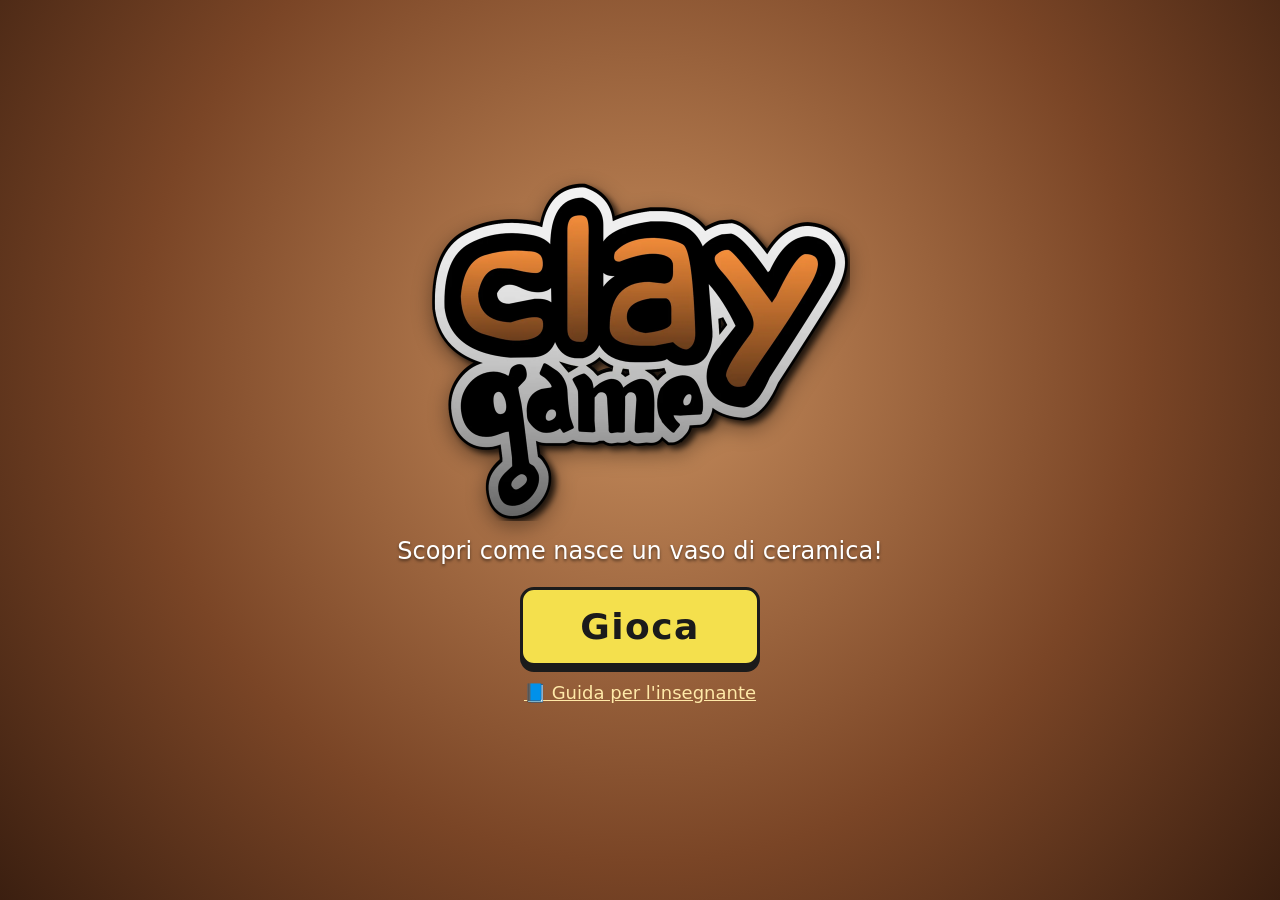
<file: index.html>
<!DOCTYPE html>
<html lang="it">
<head>
  <meta charset="utf-8">
  <title>ClayGame</title>
  <meta name="viewport" content="width=device-width, initial-scale=1, maximum-scale=1, user-scalable=no, viewport-fit=cover">
  <meta name="description" content="ClayGame: gioco per bambini (8-12 anni) sulle fasi di produzione della ceramica.">
  <meta name="theme-color" content="#000000">
  <meta name="mobile-web-app-capable" content="yes">
  <meta name="apple-mobile-web-app-capable" content="yes">
  <meta name="apple-mobile-web-app-status-bar-style" content="black">
  <meta name="apple-mobile-web-app-title" content="ClayGame">
  <link rel="manifest" href="manifest.webmanifest">
  <link rel="icon" type="image/png" href="assets/icons/icon-192.png">
  <link rel="apple-touch-icon" href="assets/icons/icon-192.png">
  <link rel="stylesheet" href="css/style.css?v=2026-11-22b">
</head>
<body>
  <div id="stage"></div>
  <div id="print-area"></div>

  <div id="start" class="overlay">
    <div class="card">
      <img id="start-logo" src="assets/icons/logo.png" alt="ClayGame">
      <p class="sub">Scopri come nasce un vaso di ceramica!</p>
      <button id="start-btn" type="button">Gioca</button>
      <p><a class="guide-link" href="guida-insegnante.html" target="_blank" rel="noopener">📘 Guida per l'insegnante</a></p>
    </div>
  </div>

  <div id="loading" class="overlay hidden"><div class="bar"><i id="loading-bar"></i></div></div>

  <div id="rotate" class="overlay hidden">
    <div class="card"><div class="phone"></div><p>Ruota il dispositivo in orizzontale per giocare meglio</p></div>
  </div>

  <div id="tools">
    <button id="btn-sound" type="button" aria-label="Audio">🔊</button>
    <button id="btn-full" type="button" aria-label="Schermo intero">⛶</button>
  </div>

  <script src="assets/scenes.js?v=2026-11-22b"></script>
  <script src="js/engine.js?v=2026-11-22b"></script>
  <script src="js/edu.js?v=2026-11-22b"></script>
  <script src="js/game.js?v=2026-11-22b"></script>
  <script src="js/app.js?v=2026-11-22b"></script>
</body>
</html>
</file>
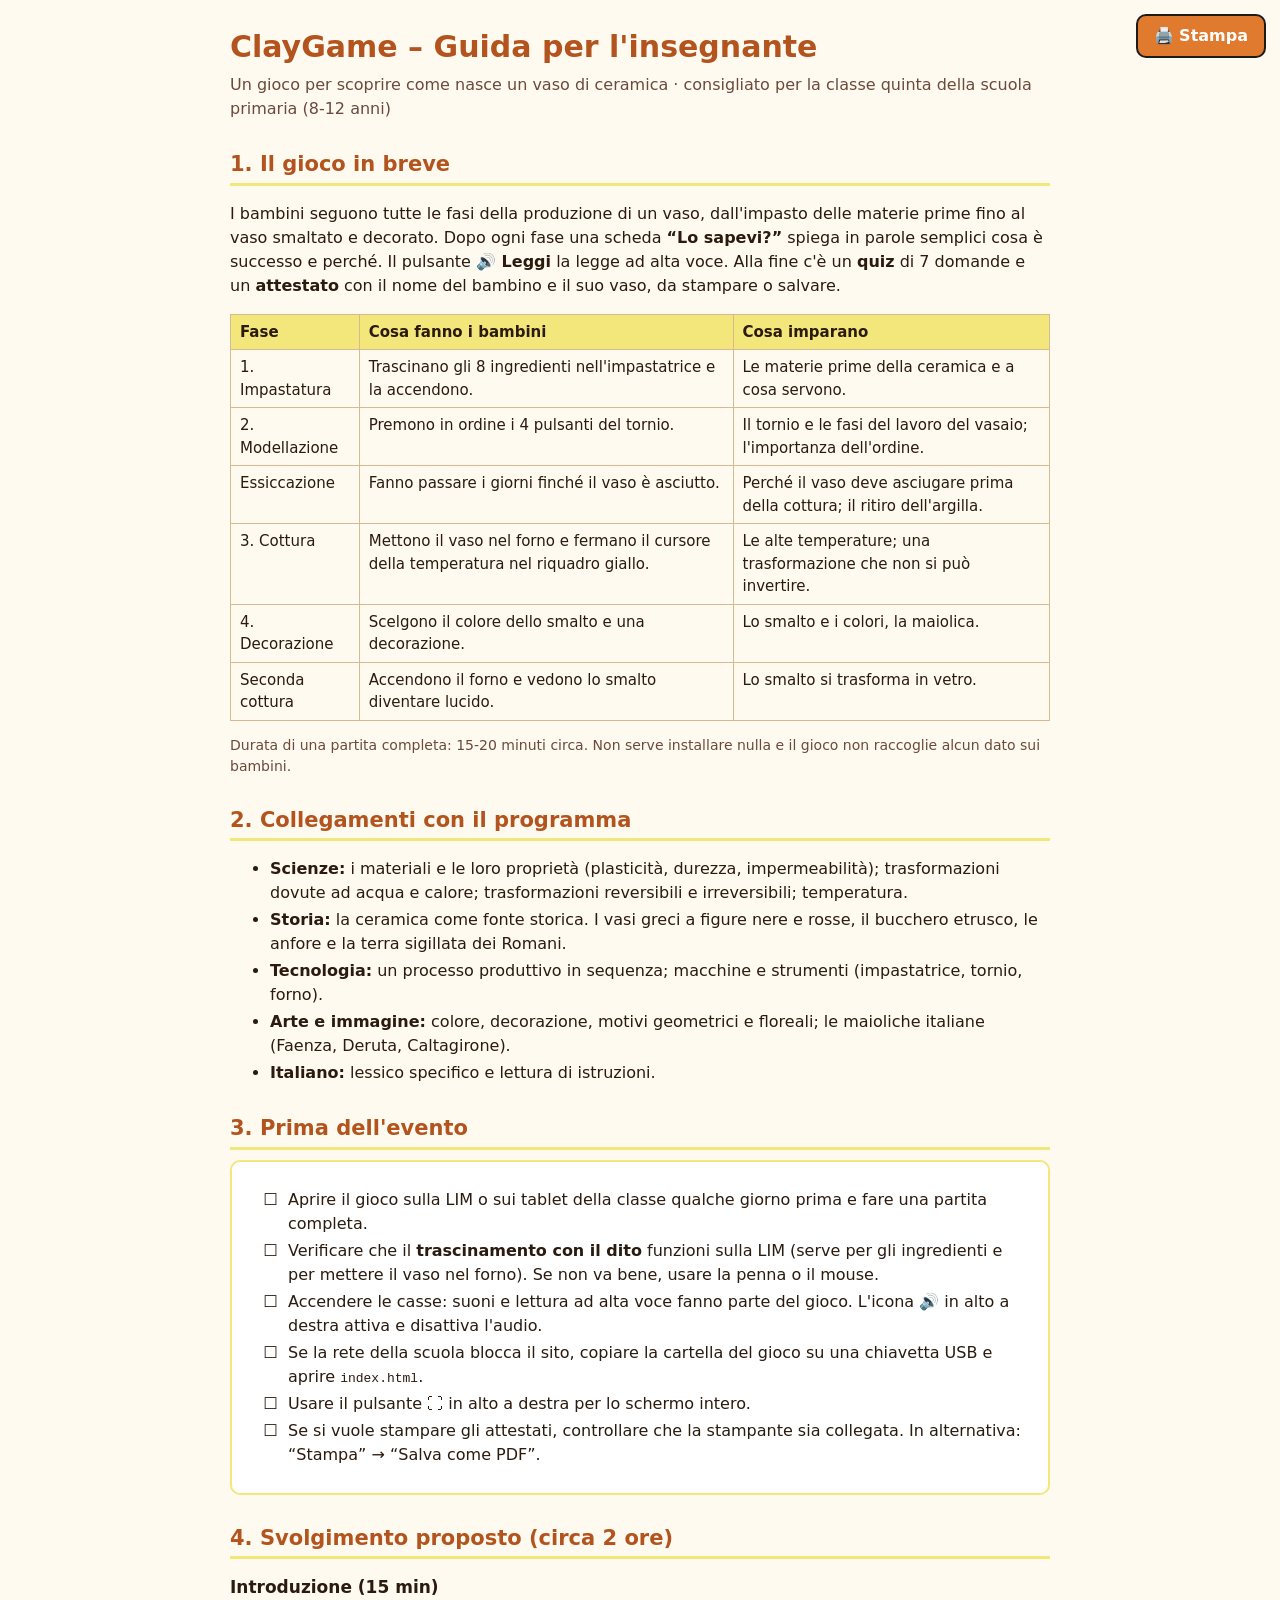
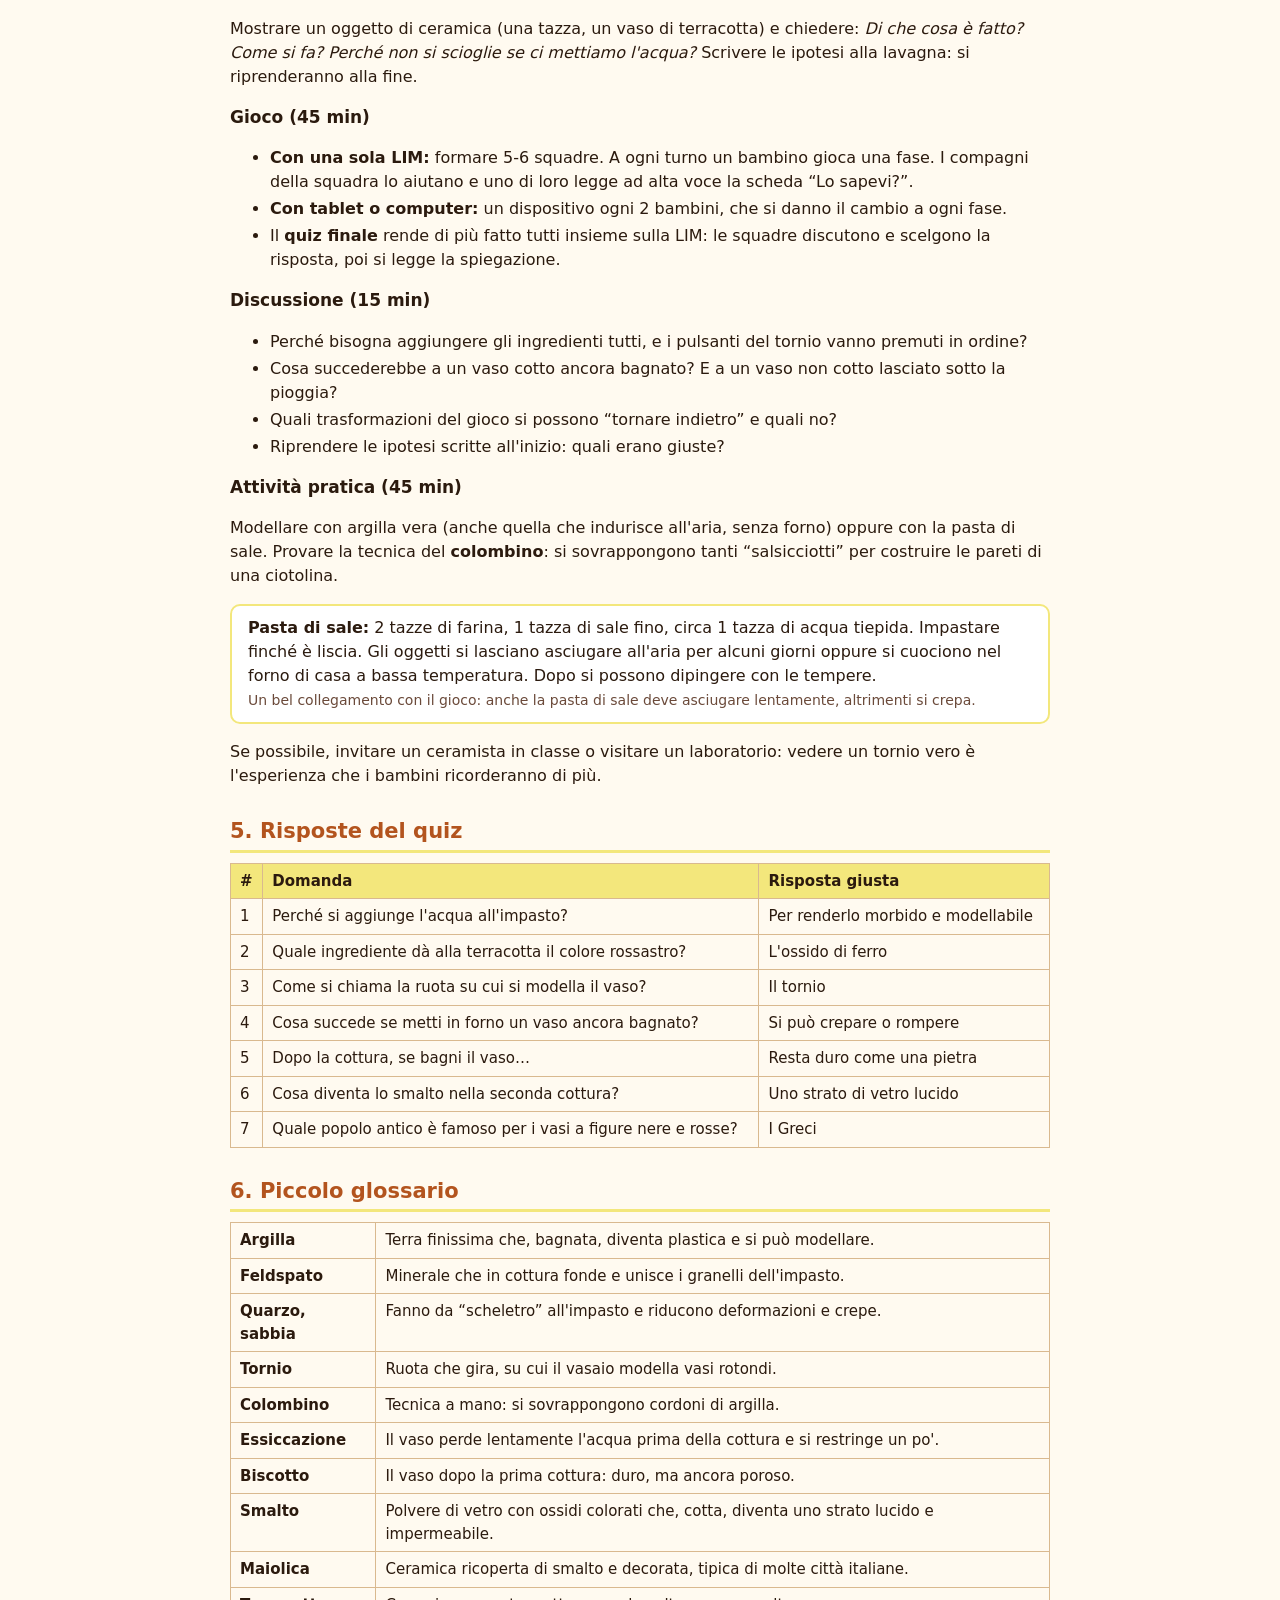
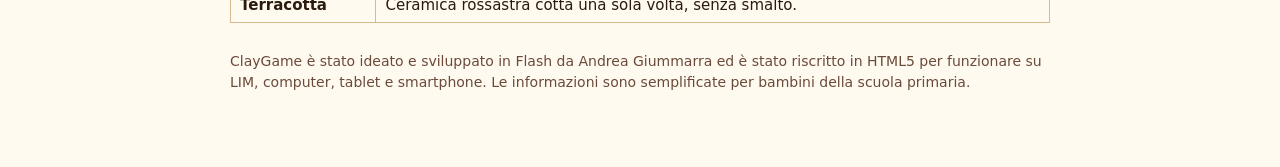
<file: guida-insegnante.html>
<!DOCTYPE html>
<html lang="it">
<head>
  <meta charset="utf-8">
  <meta name="viewport" content="width=device-width, initial-scale=1">
  <title>ClayGame – Guida per l'insegnante</title>
  <style>
    @page { size: A4; margin: 16mm 15mm; }
    body { font-family: "Trebuchet MS", "Segoe UI", system-ui, sans-serif; color: #2b1a0e; line-height: 1.5; max-width: 820px; margin: 0 auto; padding: 24px 20px 60px; background: #fffaf0; }
    h1 { color: #b3541e; font-size: 30px; margin: 0 0 4px; }
    h2 { color: #b3541e; font-size: 21px; border-bottom: 3px solid #f3e77c; padding-bottom: 2px; margin: 28px 0 10px; break-after: avoid; }
    h3 { font-size: 17px; margin: 16px 0 4px; break-after: avoid; }
    .sub { margin: 0 0 18px; color: #6b4a3a; }
    table { border-collapse: collapse; width: 100%; font-size: 15px; break-inside: avoid; }
    th, td { border: 1px solid #d9b98f; padding: 6px 9px; vertical-align: top; text-align: left; }
    th { background: #f3e77c; }
    .box { background: #fff; border: 2px solid #f3e77c; border-radius: 10px; padding: 10px 16px; margin: 10px 0; break-inside: avoid; }
    .check li { list-style: "☐  "; }
    ol li, ul li { margin: 3px 0; }
    .print { position: fixed; top: 14px; right: 14px; font: inherit; font-weight: bold; padding: 8px 16px; border: 2px solid #1b1b1b; border-radius: 10px; background: #e07a2e; color: #fff; cursor: pointer; }
    .muted { color: #6b4a3a; font-size: 14px; }
    @media print { .print { display: none; } body { background: #fff; padding: 0; max-width: none; } h2 { margin-top: 20px; } }
  </style>
</head>
<body>
  <button class="print" onclick="window.print()">🖨️ Stampa</button>

  <h1>ClayGame – Guida per l'insegnante</h1>
  <p class="sub">Un gioco per scoprire come nasce un vaso di ceramica · consigliato per la classe quinta della scuola primaria (8-12 anni)</p>

  <h2>1. Il gioco in breve</h2>
  <p>I bambini seguono tutte le fasi della produzione di un vaso, dall'impasto delle materie prime fino al vaso smaltato e decorato.
    Dopo ogni fase una scheda <b>“Lo sapevi?”</b> spiega in parole semplici cosa è successo e perché. Il pulsante <b>🔊 Leggi</b> la legge ad alta voce.
    Alla fine c'è un <b>quiz</b> di 7 domande e un <b>attestato</b> con il nome del bambino e il suo vaso, da stampare o salvare.</p>
  <table>
    <tr><th>Fase</th><th>Cosa fanno i bambini</th><th>Cosa imparano</th></tr>
    <tr><td>1. Impastatura</td><td>Trascinano gli 8 ingredienti nell'impastatrice e la accendono.</td><td>Le materie prime della ceramica e a cosa servono.</td></tr>
    <tr><td>2. Modellazione</td><td>Premono in ordine i 4 pulsanti del tornio.</td><td>Il tornio e le fasi del lavoro del vasaio; l'importanza dell'ordine.</td></tr>
    <tr><td>Essiccazione</td><td>Fanno passare i giorni finché il vaso è asciutto.</td><td>Perché il vaso deve asciugare prima della cottura; il ritiro dell'argilla.</td></tr>
    <tr><td>3. Cottura</td><td>Mettono il vaso nel forno e fermano il cursore della temperatura nel riquadro giallo.</td><td>Le alte temperature; una trasformazione che non si può invertire.</td></tr>
    <tr><td>4. Decorazione</td><td>Scelgono il colore dello smalto e una decorazione.</td><td>Lo smalto e i colori, la maiolica.</td></tr>
    <tr><td>Seconda cottura</td><td>Accendono il forno e vedono lo smalto diventare lucido.</td><td>Lo smalto si trasforma in vetro.</td></tr>
  </table>
  <p class="muted">Durata di una partita completa: 15-20 minuti circa. Non serve installare nulla e il gioco non raccoglie alcun dato sui bambini.</p>

  <h2>2. Collegamenti con il programma</h2>
  <ul>
    <li><b>Scienze:</b> i materiali e le loro proprietà (plasticità, durezza, impermeabilità); trasformazioni dovute ad acqua e calore; trasformazioni reversibili e irreversibili; temperatura.</li>
    <li><b>Storia:</b> la ceramica come fonte storica. I vasi greci a figure nere e rosse, il bucchero etrusco, le anfore e la terra sigillata dei Romani.</li>
    <li><b>Tecnologia:</b> un processo produttivo in sequenza; macchine e strumenti (impastatrice, tornio, forno).</li>
    <li><b>Arte e immagine:</b> colore, decorazione, motivi geometrici e floreali; le maioliche italiane (Faenza, Deruta, Caltagirone).</li>
    <li><b>Italiano:</b> lessico specifico e lettura di istruzioni.</li>
  </ul>

  <h2>3. Prima dell'evento</h2>
  <div class="box">
    <ul class="check">
      <li>Aprire il gioco sulla LIM o sui tablet della classe qualche giorno prima e fare una partita completa.</li>
      <li>Verificare che il <b>trascinamento con il dito</b> funzioni sulla LIM (serve per gli ingredienti e per mettere il vaso nel forno). Se non va bene, usare la penna o il mouse.</li>
      <li>Accendere le casse: suoni e lettura ad alta voce fanno parte del gioco. L'icona 🔊 in alto a destra attiva e disattiva l'audio.</li>
      <li>Se la rete della scuola blocca il sito, copiare la cartella del gioco su una chiavetta USB e aprire <code>index.html</code>.</li>
      <li>Usare il pulsante ⛶ in alto a destra per lo schermo intero.</li>
      <li>Se si vuole stampare gli attestati, controllare che la stampante sia collegata. In alternativa: “Stampa” → “Salva come PDF”.</li>
    </ul>
  </div>

  <h2>4. Svolgimento proposto (circa 2 ore)</h2>
  <h3>Introduzione (15 min)</h3>
  <p>Mostrare un oggetto di ceramica (una tazza, un vaso di terracotta) e chiedere: <i>Di che cosa è fatto? Come si fa? Perché non si scioglie se ci mettiamo l'acqua?</i> Scrivere le ipotesi alla lavagna: si riprenderanno alla fine.</p>
  <h3>Gioco (45 min)</h3>
  <ul>
    <li><b>Con una sola LIM:</b> formare 5-6 squadre. A ogni turno un bambino gioca una fase. I compagni della squadra lo aiutano e uno di loro legge ad alta voce la scheda “Lo sapevi?”.</li>
    <li><b>Con tablet o computer:</b> un dispositivo ogni 2 bambini, che si danno il cambio a ogni fase.</li>
    <li>Il <b>quiz finale</b> rende di più fatto tutti insieme sulla LIM: le squadre discutono e scelgono la risposta, poi si legge la spiegazione.</li>
  </ul>
  <h3>Discussione (15 min)</h3>
  <ul>
    <li>Perché bisogna aggiungere gli ingredienti tutti, e i pulsanti del tornio vanno premuti in ordine?</li>
    <li>Cosa succederebbe a un vaso cotto ancora bagnato? E a un vaso non cotto lasciato sotto la pioggia?</li>
    <li>Quali trasformazioni del gioco si possono “tornare indietro” e quali no?</li>
    <li>Riprendere le ipotesi scritte all'inizio: quali erano giuste?</li>
  </ul>
  <h3>Attività pratica (45 min)</h3>
  <p>Modellare con argilla vera (anche quella che indurisce all'aria, senza forno) oppure con la pasta di sale.
    Provare la tecnica del <b>colombino</b>: si sovrappongono tanti “salsicciotti” per costruire le pareti di una ciotolina.</p>
  <div class="box"><b>Pasta di sale:</b> 2 tazze di farina, 1 tazza di sale fino, circa 1 tazza di acqua tiepida. Impastare finché è liscia.
    Gli oggetti si lasciano asciugare all'aria per alcuni giorni oppure si cuociono nel forno di casa a bassa temperatura. Dopo si possono dipingere con le tempere.
    <br><span class="muted">Un bel collegamento con il gioco: anche la pasta di sale deve asciugare lentamente, altrimenti si crepa.</span></div>
  <p>Se possibile, invitare un ceramista in classe o visitare un laboratorio: vedere un tornio vero è l'esperienza che i bambini ricorderanno di più.</p>

  <h2>5. Risposte del quiz</h2>
  <table>
    <tr><th>#</th><th>Domanda</th><th>Risposta giusta</th></tr>
    <tr><td>1</td><td>Perché si aggiunge l'acqua all'impasto?</td><td>Per renderlo morbido e modellabile</td></tr>
    <tr><td>2</td><td>Quale ingrediente dà alla terracotta il colore rossastro?</td><td>L'ossido di ferro</td></tr>
    <tr><td>3</td><td>Come si chiama la ruota su cui si modella il vaso?</td><td>Il tornio</td></tr>
    <tr><td>4</td><td>Cosa succede se metti in forno un vaso ancora bagnato?</td><td>Si può crepare o rompere</td></tr>
    <tr><td>5</td><td>Dopo la cottura, se bagni il vaso…</td><td>Resta duro come una pietra</td></tr>
    <tr><td>6</td><td>Cosa diventa lo smalto nella seconda cottura?</td><td>Uno strato di vetro lucido</td></tr>
    <tr><td>7</td><td>Quale popolo antico è famoso per i vasi a figure nere e rosse?</td><td>I Greci</td></tr>
  </table>

  <h2>6. Piccolo glossario</h2>
  <table>
    <tr><td><b>Argilla</b></td><td>Terra finissima che, bagnata, diventa plastica e si può modellare.</td></tr>
    <tr><td><b>Feldspato</b></td><td>Minerale che in cottura fonde e unisce i granelli dell'impasto.</td></tr>
    <tr><td><b>Quarzo, sabbia</b></td><td>Fanno da “scheletro” all'impasto e riducono deformazioni e crepe.</td></tr>
    <tr><td><b>Tornio</b></td><td>Ruota che gira, su cui il vasaio modella vasi rotondi.</td></tr>
    <tr><td><b>Colombino</b></td><td>Tecnica a mano: si sovrappongono cordoni di argilla.</td></tr>
    <tr><td><b>Essiccazione</b></td><td>Il vaso perde lentamente l'acqua prima della cottura e si restringe un po'.</td></tr>
    <tr><td><b>Biscotto</b></td><td>Il vaso dopo la prima cottura: duro, ma ancora poroso.</td></tr>
    <tr><td><b>Smalto</b></td><td>Polvere di vetro con ossidi colorati che, cotta, diventa uno strato lucido e impermeabile.</td></tr>
    <tr><td><b>Maiolica</b></td><td>Ceramica ricoperta di smalto e decorata, tipica di molte città italiane.</td></tr>
    <tr><td><b>Terracotta</b></td><td>Ceramica rossastra cotta una sola volta, senza smalto.</td></tr>
  </table>

  <p class="muted" style="margin-top:28px">ClayGame è stato ideato e sviluppato in Flash da Andrea Giummarra ed è stato riscritto in HTML5 per funzionare su LIM, computer, tablet e smartphone.
    Le informazioni sono semplificate per bambini della scuola primaria.</p>
</body>
</html>
</file>
<file: css/style.css>
html, body {
  margin: 0; height: 100%; overflow: hidden; background: #000;
  overscroll-behavior: none; touch-action: none;
  -webkit-user-select: none; user-select: none; -webkit-touch-callout: none;
  -webkit-tap-highlight-color: transparent;
  font-family: "Trebuchet MS", "Segoe UI", system-ui, sans-serif;
}
body { position: fixed; inset: 0; }

/* palcoscenico a risoluzione fissa 1280x1024 (come il filmato originale), scalato via JS */
#stage {
  position: absolute; left: 0; top: 0; width: 1280px; height: 1024px;
  transform-origin: 0 0; overflow: hidden; background: #000; touch-action: none;
}
.scene { position: absolute; inset: 0; }
.scene img {
  position: absolute; display: block; max-width: none;
  pointer-events: none; -webkit-user-drag: none;
  will-change: transform, opacity;
}
.scene img.dragging { z-index: 50; filter: drop-shadow(0 8px 8px rgba(0, 0, 0, .35)); }

.overlay {
  position: fixed; inset: 0; z-index: 100; display: flex; align-items: center; justify-content: center;
  background: radial-gradient(circle at 50% 40%, #c98f5e 0%, #7a4526 60%, #3b1f10 100%);
  color: #fff; text-align: center; padding: 16px; box-sizing: border-box;
}
.overlay.hidden { display: none; }
.card { max-width: 520px; }
#start-logo { width: min(70vw, 55vh, 420px); height: auto; filter: drop-shadow(0 6px 10px rgba(0, 0, 0, .4)); }
.sub { font-size: clamp(16px, 3.2vmin, 24px); margin: 12px 0 22px; text-shadow: 0 2px 3px rgba(0, 0, 0, .5); }
#start-btn {
  font: inherit; font-weight: bold; font-size: clamp(22px, 5vmin, 36px); letter-spacing: .04em;
  padding: .45em 1.6em; border-radius: 14px; border: 3px solid #1b1b1b; cursor: pointer;
  background: #f4e04d; color: #1b1b1b; box-shadow: 0 6px 0 #1b1b1b;
}
#start-btn:active { transform: translateY(4px); box-shadow: 0 2px 0 #1b1b1b; }

#loading { background: rgba(0, 0, 0, .55); z-index: 90; }
.bar { width: min(60vw, 360px); height: 16px; border: 3px solid #fff; border-radius: 10px; overflow: hidden; }
.bar i { display: block; height: 100%; width: 0; background: #f4e04d; transition: width .15s; }

#rotate { z-index: 110; background: rgba(20, 10, 5, .94); font-size: 18px; }
.phone {
  width: 54px; height: 96px; margin: 0 auto 18px; border: 4px solid #fff; border-radius: 10px;
  animation: turn 2s ease-in-out infinite;
}
@keyframes turn { 0%, 20% { transform: rotate(0); } 60%, 100% { transform: rotate(-90deg); } }

#tools { position: fixed; z-index: 80; top: max(6px, env(safe-area-inset-top)); right: max(6px, env(safe-area-inset-right)); display: flex; gap: 6px; }
#tools button {
  width: 40px; height: 40px; border-radius: 50%; border: 2px solid rgba(255, 255, 255, .7);
  background: rgba(0, 0, 0, .45); color: #fff; font-size: 18px; line-height: 1; cursor: pointer; padding: 0;
}
#tools button.off { opacity: .55; }

.guide-link { color: #ffe9a8; font-size: clamp(14px, 2.6vmin, 18px); text-decoration: underline; }

/* ---------------------------------------------------------------- finestre didattiche (dentro lo stage 1280x1024) */
.edu {
  position: absolute; inset: 0; z-index: 40; display: flex; align-items: center; justify-content: center;
  background: rgba(30, 15, 5, .55); opacity: 0; transition: opacity .25s;
  font-family: "Comic Sans MS", "Chalkboard SE", "Comic Neue", "Trebuchet MS", sans-serif; color: #2b1a0e;
}
.edu.in { opacity: 1; }
.edu-panel {
  width: 960px; max-height: 900px; box-sizing: border-box; padding: 34px 48px 30px;
  background: #f3e77c; border: 6px solid #1b1b1b; border-radius: 34px;
  box-shadow: 0 14px 0 rgba(0, 0, 0, .35); transform: translateY(-30px) scale(.96); transition: transform .3s cubic-bezier(.3, 1.6, .5, 1);
}
.edu.in .edu-panel { transform: none; }
.edu-kicker { font-size: 28px; font-weight: bold; color: #b3541e; text-align: center; letter-spacing: .03em; }
.edu-title {
  margin: 2px 0 18px; text-align: center; font-size: 58px; line-height: 1.05; color: #e07a2e;
  -webkit-text-stroke: 2px #1b1b1b; paint-order: stroke fill; text-shadow: 0 4px 0 rgba(0, 0, 0, .25);
}
.edu-facts { margin: 0; padding: 0; list-style: none; }
.edu-facts li { font-size: 29px; line-height: 1.32; margin: 0 0 14px; padding: 12px 18px; background: rgba(255, 255, 255, .55); border-radius: 18px; }
.edu-text { display: block; font-size: 30px; line-height: 1.35; margin: 0 0 16px; }
.edu-text.center { text-align: center; }
.edu-actions { display: flex; gap: 18px; justify-content: center; flex-wrap: wrap; margin-top: 22px; }
.edu-btn {
  font: inherit; font-size: 30px; font-weight: bold; padding: 14px 30px; min-height: 76px; cursor: pointer;
  border: 4px solid #1b1b1b; border-radius: 20px; background: #fff; color: #1b1b1b; box-shadow: 0 6px 0 #1b1b1b;
  touch-action: manipulation;
}
.edu-btn:active { transform: translateY(4px); box-shadow: 0 2px 0 #1b1b1b; }
.edu-btn.primary { background: #e07a2e; color: #fff; text-shadow: 0 2px 0 rgba(0, 0, 0, .35); }
.edu-btn.ghost { background: transparent; box-shadow: none; }
.edu-btn:disabled { opacity: .45; cursor: default; transform: none; box-shadow: 0 6px 0 #1b1b1b; }
.edu-speak { background: #cfe8ff; }

.edu-row { display: flex; gap: 34px; align-items: center; }
.edu-side { flex: 1; }
.edu-vase-box { position: relative; flex: 0 0 300px; height: 380px; display: flex; align-items: center; justify-content: center; border-radius: 26px; background: rgba(255, 255, 255, .45); }
.edu-pic { position: relative; flex: none; }
.edu-pic img { position: absolute; display: block; max-width: none; pointer-events: none; }
.edu-calendar { font-size: 40px; margin-bottom: 12px; }
.edu-msg { font-size: 30px; line-height: 1.35; min-height: 160px; margin: 0; }
.edu-msg.warn { color: #b3141e; animation: pop .35s; }

/* essiccazione: il vaso si schiarisce e si restringe */
.drying { --dry: 0; filter: brightness(calc(.7 + var(--dry) * .5)) saturate(calc(1.3 - var(--dry) * .7)); transform: scale(calc(1 - var(--dry) * .07)); transition: filter 1.2s, transform 1.2s; }
.shake { animation: shake .5s; }
@keyframes shake { 20%, 60% { translate: -12px 0; } 40%, 80% { translate: 12px 0; } }
@keyframes pop { 50% { transform: scale(1.04); } }

/* seconda cottura: smalto crudo -> vetro lucido */
.glaze-raw img { filter: saturate(.2) brightness(1.18) contrast(.75); }
.edu-pic img { transition: filter 1.6s; }
.edu-vase-box.oven { background: radial-gradient(circle at 50% 60%, #6b4a3a, #3b2418); }
.edu-vase-box.firing { animation: fire .7s ease-in-out infinite alternate; }
@keyframes fire { from { box-shadow: inset 0 0 40px 10px #ff7b00; background: radial-gradient(circle at 50% 70%, #ffb347, #c2410c); } to { box-shadow: inset 0 0 90px 30px #ff3d00; background: radial-gradient(circle at 50% 70%, #ffe08a, #e25a0c); } }
.edu-shine { position: absolute; pointer-events: none; opacity: 0; -webkit-mask-size: 100% 100%; mask-size: 100% 100%;
  background: linear-gradient(110deg, transparent 35%, rgba(255, 255, 255, .85) 50%, transparent 65%); background-size: 300% 100%; }
.glazed .edu-shine { animation: shine 1.6s .4s 3 both; }
@keyframes shine { from { opacity: 1; background-position: 100% 0; } to { opacity: 1; background-position: -100% 0; } }

/* quiz */
.edu-dots { display: flex; justify-content: center; gap: 12px; margin-bottom: 14px; }
.edu-dots i { width: 22px; height: 22px; border-radius: 50%; background: rgba(0, 0, 0, .18); border: 3px solid #1b1b1b; }
.edu-dots i.ok { background: #3cb44b; } .edu-dots i.ko { background: #e6194b; }
.edu-q { font-size: 38px; font-weight: bold; text-align: center; margin: 0 0 22px; line-height: 1.25; }
.edu-answers { display: flex; flex-direction: column; gap: 14px; }
.edu-btn.answer { width: 100%; text-align: left; font-size: 32px; background: #fff; }
.edu-btn.answer.right { background: #9be3a3; } .edu-btn.answer.wrong { background: #f6a2a2; }
.edu-btn.answer:disabled { opacity: 1; }
.edu-why { font-size: 28px; line-height: 1.3; min-height: 76px; margin: 18px 0 0; }
.edu-stars { text-align: center; font-size: 110px; line-height: 1.1; } .edu-stars span { filter: grayscale(1); opacity: .35; }

/* attestato */
.edu-input { display: block; width: 100%; box-sizing: border-box; margin-top: 12px; font: inherit; font-size: 44px; padding: 12px 20px; border: 4px solid #1b1b1b; border-radius: 18px; -webkit-user-select: text; user-select: text; }
.cert { display: flex; align-items: center; gap: 20px; background: #fff8e6; border: 12px solid #d9772b; outline: 3px solid #7a4526; outline-offset: -26px; border-radius: 8px; padding: 34px 40px; color: #333; font-family: "Comic Sans MS", "Chalkboard SE", "Comic Neue", "Trebuchet MS", sans-serif; }
.cert-text { flex: 1; text-align: center; }
.cert-text p { font-size: 22px; margin: 6px 0; }
.cert-k { font-weight: bold; font-size: 24px; color: #7a4526; }
.cert h3 { font-size: 44px; line-height: 1.1; color: #d9772b; margin: 6px 0 14px; }
.cert-name { font-size: 46px; font-weight: bold; color: #1b1b1b; margin: 4px 0 8px; border-bottom: 3px dotted #7a4526; display: inline-block; min-width: 60%; }
.cert-steps { font-style: italic; font-size: 19px !important; }
.cert-date { margin-top: 14px !important; }
.cert-pic { flex: 0 0 auto; }
.edu-toast { position: absolute; z-index: 60; left: 50%; bottom: 60px; transform: translateX(-50%); background: #1b1b1b; color: #fff; font-size: 28px; padding: 16px 28px; border-radius: 16px; }

/* barra dopo il finale */
.edu-bar { inset: auto 0 0 0; height: 172px; background: linear-gradient(#8a5a3c, #6b4a3a); border-top: 6px solid #3b2418; align-items: center; gap: 24px; z-index: 30; }
.edu-bar .edu-btn { font-size: 34px; min-height: 90px; padding: 14px 36px; }

/* stampa: solo l'attestato, su un foglio A4 orizzontale */
#print-area { display: none; }
@media print {
  @page { size: A4 landscape; margin: 10mm; }
  html, body { position: static; overflow: visible; background: #fff; height: auto; }
  body > *:not(#print-area) { display: none !important; }
  #print-area { display: block; }
  #print-area .cert { min-height: 175mm; box-sizing: border-box; -webkit-print-color-adjust: exact; print-color-adjust: exact; }
}
</file>
